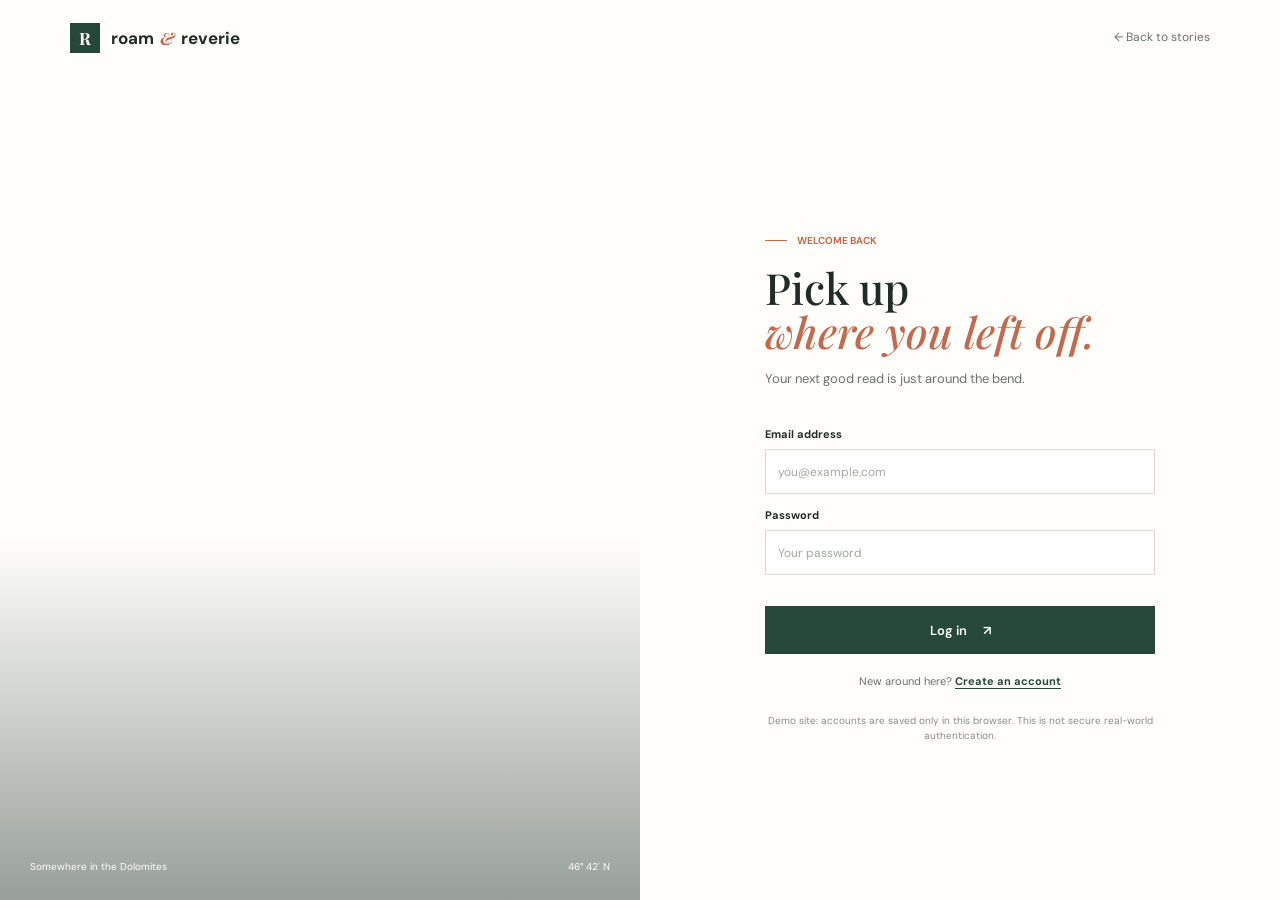
<file: login.html>
<!DOCTYPE html>
<html lang="en">
<head>
  <meta charset="UTF-8">
  <meta name="viewport" content="width=device-width, initial-scale=1.0">
  <meta name="description" content="Log in to your Roam & Reverie travel journal account.">
  <title>Log in | Roam & Reverie</title>
  <link rel="preconnect" href="https://fonts.googleapis.com">
  <link rel="preconnect" href="https://fonts.gstatic.com" crossorigin>
  <link href="https://fonts.googleapis.com/css2?family=DM+Sans:wght@400;500;600;700&family=Playfair+Display:wght@500;600;700&display=swap" rel="stylesheet">
  <link rel="stylesheet" href="styles.css">
  <script src="script.js" defer></script>
</head>
<body class="auth-body">
  <header class="auth-header">
    <a class="brand" href="index.html"><span class="brand-mark">R</span> roam <span>&</span> reverie</a>
    <a class="back-link" href="index.html"><span aria-hidden="true">←</span> Back to stories</a>
  </header>
  <main class="auth-layout">
    <aside class="auth-photo login-photo" aria-label="A mountain lake surrounded by forest">
      <div class="auth-photo-caption"><span>Somewhere in the Dolomites</span><span>46° 42' N</span></div>
    </aside>
    <section class="auth-panel" aria-labelledby="auth-title">
      <div class="auth-form-wrap">
        <p class="eyebrow"><span></span> Welcome back</p>
        <h1 id="auth-title">Pick up<br><em>where you left off.</em></h1>
        <p class="auth-intro">Your next good read is just around the bend.</p>
        <form class="auth-form" id="login-form" novalidate>
          <label for="login-email">Email address</label>
          <input id="login-email" name="email" type="email" autocomplete="email" placeholder="you@example.com" required>
          <label for="login-password">Password</label>
          <input id="login-password" name="password" type="password" autocomplete="current-password" placeholder="Your password" required>
          <p class="form-message" id="form-message" aria-live="polite"></p>
          <button class="button auth-button" type="submit">Log in <span aria-hidden="true">↗</span></button>
        </form>
        <p class="auth-switch">New around here? <a href="signup.html">Create an account</a></p>
        <p class="demo-note">Demo site: accounts are saved only in this browser. This is not secure real-world authentication.</p>
      </div>
    </section>
  </main>
</body>
</html>
</file>
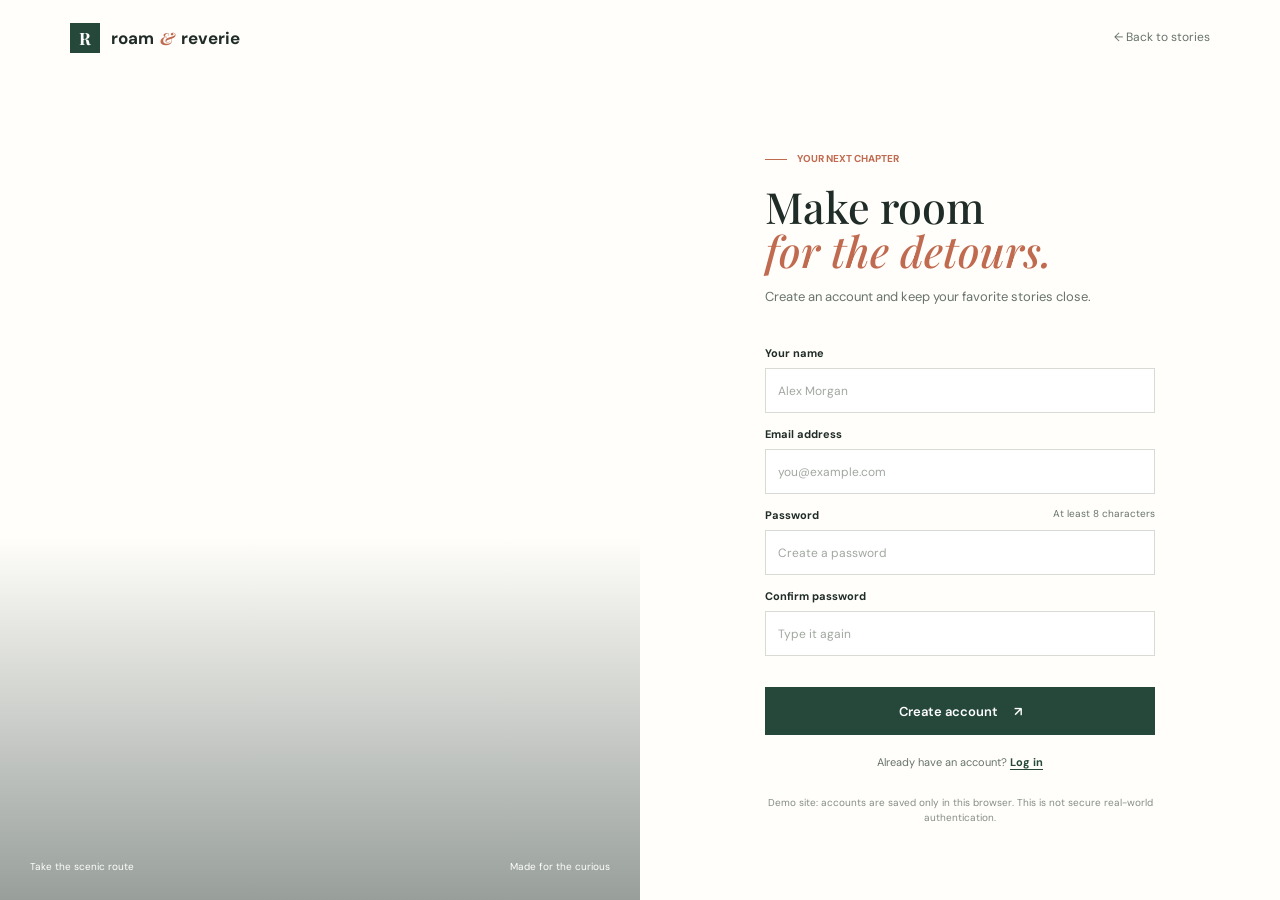
<file: signup.html>
<!DOCTYPE html>
<html lang="en">
<head>
  <meta charset="UTF-8">
  <meta name="viewport" content="width=device-width, initial-scale=1.0">
  <meta name="description" content="Create a Roam & Reverie account and follow along with travel stories.">
  <title>Join the journal | Roam & Reverie</title>
  <link rel="preconnect" href="https://fonts.googleapis.com">
  <link rel="preconnect" href="https://fonts.gstatic.com" crossorigin>
  <link href="https://fonts.googleapis.com/css2?family=DM+Sans:wght@400;500;600;700&family=Playfair+Display:wght@500;600;700&display=swap" rel="stylesheet">
  <link rel="stylesheet" href="styles.css">
  <script src="script.js" defer></script>
</head>
<body class="auth-body">
  <header class="auth-header">
    <a class="brand" href="index.html"><span class="brand-mark">R</span> roam <span>&</span> reverie</a>
    <a class="back-link" href="index.html"><span aria-hidden="true">←</span> Back to stories</a>
  </header>
  <main class="auth-layout">
    <aside class="auth-photo signup-photo" aria-label="A winding path through a green mountain valley">
      <div class="auth-photo-caption"><span>Take the scenic route</span><span>Made for the curious</span></div>
    </aside>
    <section class="auth-panel" aria-labelledby="auth-title">
      <div class="auth-form-wrap">
        <p class="eyebrow"><span></span> Your next chapter</p>
        <h1 id="auth-title">Make room<br><em>for the detours.</em></h1>
        <p class="auth-intro">Create an account and keep your favorite stories close.</p>
        <form class="auth-form" id="signup-form" novalidate>
          <label for="signup-name">Your name</label>
          <input id="signup-name" name="name" type="text" autocomplete="name" placeholder="Alex Morgan" required minlength="2">
          <label for="signup-email">Email address</label>
          <input id="signup-email" name="email" type="email" autocomplete="email" placeholder="you@example.com" required>
          <label for="signup-password">Password <span class="label-hint">At least 8 characters</span></label>
          <input id="signup-password" name="password" type="password" autocomplete="new-password" placeholder="Create a password" required minlength="8">
          <label for="signup-confirm">Confirm password</label>
          <input id="signup-confirm" name="confirm-password" type="password" autocomplete="new-password" placeholder="Type it again" required>
          <p class="form-message" id="form-message" aria-live="polite"></p>
          <button class="button auth-button" type="submit">Create account <span aria-hidden="true">↗</span></button>
        </form>
        <p class="auth-switch">Already have an account? <a href="login.html">Log in</a></p>
        <p class="demo-note">Demo site: accounts are saved only in this browser. This is not secure real-world authentication.</p>
      </div>
    </section>
  </main>
</body>
</html>
</file>
<file: styles.css>
:root {
  color-scheme: light;
  --ink: #202c27;
  --muted: #68736d;
  --paper: #f8f7f2;
  --white: #fffefa;
  --green: #25483b;
  --green-dark: #18372d;
  --lime: #d4df83;
  --coral: #c06a50;
  --line: #dedfd5;
  --serif: "Playfair Display", Georgia, serif;
  --sans: "DM Sans", "Segoe UI", sans-serif;
}

* { box-sizing: border-box; }
html { scroll-behavior: smooth; }
body { margin: 0; background: var(--paper); color: var(--ink); font-family: var(--sans); font-size: 15px; line-height: 1.65; }
a { color: inherit; text-decoration: none; }
button, input { font: inherit; }
img { display: block; width: 100%; }

.site-header { height: 82px; padding: 0 6.1%; display: flex; align-items: center; justify-content: space-between; gap: 28px; background: var(--paper); }
.brand { display: inline-flex; align-items: center; gap: 6px; white-space: nowrap; font-size: 17px; font-weight: 700; letter-spacing: 0; }
.brand > span:not(.brand-mark) { color: var(--coral); font-family: var(--serif); font-style: italic; }
.brand-mark { width: 30px; height: 30px; margin-right: 5px; display: grid; place-items: center; background: var(--green); color: white; font-family: var(--serif); font-size: 17px; }
.main-nav, .account-nav { display: flex; align-items: center; }
.main-nav { gap: 32px; color: #59635d; font-size: 13px; }
.main-nav a, .nav-login, .site-footer a { transition: color .2s ease; }
.main-nav a:hover, .main-nav .active, .nav-login:hover, .site-footer a:hover { color: var(--coral); }
.account-nav { gap: 20px; font-size: 13px; }
.welcome-message { color: var(--green); font-size: 12px; }
.button { min-height: 48px; padding: 0 20px; border: 1px solid var(--green); display: inline-flex; align-items: center; justify-content: center; gap: 16px; background: var(--green); color: white; font-size: 13px; font-weight: 600; transition: background .2s ease, color .2s ease, transform .2s ease; cursor: pointer; }
.button:hover { background: var(--green-dark); transform: translateY(-2px); }
.button-small { min-height: 39px; padding: 0 15px; gap: 10px; }

.hero { min-height: 605px; position: relative; display: flex; align-items: center; overflow: hidden; background: var(--green-dark); color: white; }
.hero-image, .hero-shade { position: absolute; inset: 0; height: 100%; }
.hero-image { object-fit: cover; object-position: center 48%; animation: arrive 1.1s ease both; }
.hero-shade { background: linear-gradient(90deg, rgba(17, 34, 29, .77) 0%, rgba(17, 34, 29, .39) 46%, rgba(17, 34, 29, .04) 100%), linear-gradient(0deg, rgba(17, 34, 29, .25), transparent 30%); }
.hero-content { width: min(650px, 90%); position: relative; z-index: 1; margin-left: 12%; padding: 80px 0 90px; animation: rise .8s .12s ease both; }
.eyebrow { margin: 0 0 18px; display: flex; align-items: center; gap: 10px; color: var(--coral); font-size: 10px; font-weight: 700; letter-spacing: 0; text-transform: uppercase; }
.eyebrow > span { width: 22px; height: 1px; background: currentColor; }
.light-eyebrow { color: var(--lime); }
.hero h1, .auth-form-wrap h1 { margin: 0; font-family: var(--serif); font-size: clamp(48px, 6vw, 78px); font-weight: 500; line-height: 1.03; letter-spacing: 0; }
h1 em, h2 em { color: var(--lime); font-weight: 500; }
.hero-copy { max-width: 390px; margin: 22px 0 28px; color: rgba(255,255,255,.86); font-size: 15px; }
.button-light { background: var(--lime); border-color: var(--lime); color: var(--ink); }
.button-light:hover { background: white; border-color: white; color: var(--ink); }
.hero-caption { position: absolute; right: 6.1%; bottom: 30px; z-index: 1; display: flex; gap: 20px; color: rgba(255,255,255,.82); font-size: 10px; }
.hero-index { position: absolute; left: 6.1%; bottom: 30px; z-index: 1; color: white; font-family: var(--serif); font-size: 14px; }
.hero-index span { margin: 0 5px; color: var(--lime); }

.section-wrap { width: min(1100px, 86%); margin: 0 auto; }
.intro { padding: 105px 0 94px; }
.intro-row { display: grid; grid-template-columns: 1fr .8fr; align-items: end; gap: 11%; }
.intro h2, .join-section h2 { margin: 0; font-family: var(--serif); font-size: 48px; font-weight: 500; line-height: 1.16; }
.intro h2 em, .join-section h2 em { color: var(--coral); }
.intro-row > p { max-width: 415px; margin: 0 0 4px; color: var(--muted); font-size: 15px; }
.stories-section { padding: 10px 0 115px; }
.section-heading { margin-bottom: 32px; display: flex; align-items: end; justify-content: space-between; gap: 24px; }
.section-heading .eyebrow { margin-bottom: 10px; }
.section-heading h2 { margin: 0; font-family: var(--serif); font-size: 34px; font-weight: 500; }
.text-link { display: inline-flex; align-items: center; gap: 10px; color: var(--green); font-size: 12px; font-weight: 700; }
.text-link:hover { color: var(--coral); }
.story-grid { display: grid; grid-template-columns: 1.2fr 1fr 1fr; gap: 28px; }
.story-card { min-width: 0; animation: rise .65s ease both; }
.story-card:nth-child(2) { animation-delay: .12s; }
.story-card:nth-child(3) { animation-delay: .24s; }
.story-image-link { height: 250px; position: relative; display: block; overflow: hidden; background: #d7ded3; }
.story-card-featured .story-image-link { height: 290px; }
.story-image-link img { height: 100%; object-fit: cover; transition: transform .5s ease; }
.story-image-link:hover img { transform: scale(1.04); }
.image-label { position: absolute; left: 13px; bottom: 13px; padding: 6px 10px; background: var(--paper); color: var(--ink); font-size: 10px; }
.story-meta { margin: 18px 0 7px; display: flex; justify-content: space-between; gap: 8px; color: var(--coral); font-size: 9px; font-weight: 700; }
.story-meta span:last-child { color: #8b918b; font-weight: 500; }
.story-card h3 { margin: 0 0 8px; font-family: var(--serif); font-size: 22px; font-weight: 500; line-height: 1.3; }
.story-card h3 a:hover { color: var(--coral); }
.story-card > p { min-height: 50px; margin: 0 0 14px; color: var(--muted); font-size: 12px; }

.quote-band { min-height: 310px; padding: 67px 20px; display: flex; flex-direction: column; align-items: center; justify-content: center; background: var(--green); color: white; text-align: center; }
.quote-band .eyebrow { margin-bottom: 18px; }
.quote-band blockquote { max-width: 680px; margin: 0; font-family: var(--serif); font-size: 32px; line-height: 1.4; }
.quote-credit { margin-top: 18px; color: var(--lime); font-size: 10px; text-transform: uppercase; }
.join-section { min-height: 350px; padding: 90px 0; display: grid; grid-template-columns: 1fr .7fr; align-items: center; gap: 14%; }
.join-section h2 { font-size: 43px; }
.join-copy p { max-width: 395px; margin: 0 0 20px; color: var(--muted); font-size: 14px; }
.site-footer { min-height: 95px; padding: 20px 6.1%; display: flex; align-items: center; justify-content: space-between; gap: 20px; border-top: 1px solid var(--line); }
.footer-brand { font-size: 14px; }
.footer-brand .brand-mark { width: 26px; height: 26px; font-size: 15px; }
.site-footer p, .site-footer div { color: var(--muted); font-size: 11px; }
.site-footer div { display: flex; gap: 19px; }

.auth-body { min-height: 100vh; background: var(--white); }
.auth-header { height: 76px; padding: 0 5.5%; display: flex; align-items: center; justify-content: space-between; }
.back-link { color: var(--muted); font-size: 12px; }
.back-link:hover { color: var(--coral); }
.auth-layout { min-height: calc(100vh - 76px); display: grid; grid-template-columns: 1fr 1fr; }
.auth-photo { min-height: 650px; position: relative; background-size: cover; background-position: center; }
.login-photo { background-image: linear-gradient(0deg, rgba(17, 34, 29, .43), transparent 44%), url("https://images.unsplash.com/photo-1470770841072-f978cf4d019e?auto=format&fit=crop&w=1300&q=85"); }
.signup-photo { background-image: linear-gradient(0deg, rgba(17, 34, 29, .43), transparent 44%), url("https://images.unsplash.com/photo-1472396961693-142e6e269027?auto=format&fit=crop&w=1300&q=85"); }
.auth-photo-caption { position: absolute; right: 30px; bottom: 25px; left: 30px; display: flex; justify-content: space-between; gap: 12px; color: white; font-size: 10px; }
.auth-panel { padding: 55px 8%; display: flex; align-items: center; justify-content: center; }
.auth-form-wrap { width: min(390px, 100%); }
.auth-form-wrap .eyebrow { margin-bottom: 16px; }
.auth-form-wrap h1 { font-size: 43px; }
.auth-form-wrap h1 em { color: var(--coral); }
.auth-intro { margin: 14px 0 24px; color: var(--muted); font-size: 13px; }
.auth-form { display: flex; flex-direction: column; }
.auth-form label { margin: 12px 0 6px; font-size: 11px; font-weight: 700; }
.label-hint { float: right; color: var(--muted); font-size: 10px; font-weight: 400; }
.auth-form input { width: 100%; height: 45px; padding: 0 12px; border: 1px solid #d7dbd3; border-radius: 0; outline: none; background: white; color: var(--ink); font-size: 12px; }
.auth-form input:focus { border-color: var(--green); box-shadow: 0 0 0 2px rgba(37,72,59,.1); }
.auth-form input::placeholder { color: #a1a7a0; }
.form-message { min-height: 19px; margin: 7px 0 1px; color: #a43e32; font-size: 11px; }
.form-message.success { color: var(--green); }
.auth-button { width: 100%; margin-top: 4px; }
.auth-switch { margin: 18px 0 0; color: var(--muted); text-align: center; font-size: 11px; }
.auth-switch a { color: var(--green); font-weight: 700; text-decoration: underline; text-underline-offset: 3px; }
.demo-note { margin: 23px 0 0; color: #858d86; text-align: center; font-size: 10px; line-height: 1.5; }

@keyframes rise { from { opacity: 0; transform: translateY(14px); } to { opacity: 1; transform: translateY(0); } }
@keyframes arrive { from { transform: scale(1.035); } to { transform: scale(1); } }

@media (max-width: 850px) {
  .site-header { padding: 0 4%; gap: 15px; }
  .main-nav { gap: 16px; }
  .account-nav { gap: 12px; }
  .welcome-message { display: none; }
  .hero-content { margin-left: 8%; }
  .story-grid { grid-template-columns: 1fr 1fr; row-gap: 38px; }
  .story-card-featured { grid-column: span 2; }
  .story-card-featured .story-image-link { height: 320px; }
  .auth-layout { grid-template-columns: .8fr 1fr; }
  .auth-panel { padding: 45px 7%; }
}
@media (max-width: 600px) {
  .site-header { height: auto; min-height: 72px; padding: 13px 5%; flex-wrap: wrap; gap: 10px; }
  .brand { font-size: 15px; }
  .brand-mark { width: 27px; height: 27px; }
  .main-nav { order: 3; width: 100%; justify-content: center; padding-top: 8px; border-top: 1px solid var(--line); font-size: 12px; }
  .account-nav { margin-left: auto; gap: 10px; }
  .nav-login { font-size: 11px; }
  .button-small { min-height: 34px; padding: 0 9px; font-size: 10px; }
  .hero { min-height: 590px; align-items: end; }
  .hero-image { object-position: 56% center; }
  .hero-shade { background: linear-gradient(90deg, rgba(17,34,29,.58), rgba(17,34,29,.08)), linear-gradient(0deg, rgba(17,34,29,.59), transparent 75%); }
  .hero-content { width: 90%; margin: 0 5%; padding: 75px 0 115px; }
  .hero h1 { font-size: 55px; }
  .hero-copy { max-width: 320px; font-size: 13px; }
  .hero-caption { right: 5%; bottom: 25px; gap: 10px; font-size: 9px; }
  .hero-index { left: 5%; bottom: 25px; }
  .section-wrap { width: 90%; }
  .intro { padding: 72px 0 68px; }
  .intro-row, .join-section { grid-template-columns: 1fr; gap: 20px; }
  .intro h2, .join-section h2 { font-size: 40px; }
  .intro-row > p { max-width: 440px; }
  .stories-section { padding-bottom: 75px; }
  .section-heading { align-items: start; flex-direction: column; gap: 14px; }
  .section-heading h2 { font-size: 30px; }
  .story-grid { grid-template-columns: 1fr; gap: 35px; }
  .story-card-featured { grid-column: auto; }
  .story-image-link, .story-card-featured .story-image-link { height: 250px; }
  .story-card > p { min-height: 0; }
  .quote-band { min-height: 280px; }
  .quote-band blockquote { font-size: 25px; }
  .join-section { padding: 70px 0; gap: 22px; }
  .site-footer { padding: 22px 5%; flex-wrap: wrap; }
  .site-footer p { order: 3; width: 100%; margin: 0; }
  .site-footer div { gap: 12px; }
  .auth-header { height: 66px; padding: 0 5%; }
  .back-link { font-size: 10px; }
  .auth-layout { min-height: calc(100vh - 66px); grid-template-columns: 1fr; grid-template-rows: 190px 1fr; }
  .auth-photo { min-height: 190px; }
  .auth-photo-caption { right: 18px; bottom: 13px; left: 18px; }
  .auth-panel { padding: 38px 7% 48px; }
  .auth-form-wrap h1 { font-size: 39px; }
}
@media (prefers-reduced-motion: reduce) {
  *, *::before, *::after { scroll-behavior: auto !important; animation-duration: .01ms !important; animation-iteration-count: 1 !important; transition-duration: .01ms !important; }
}
</file>
